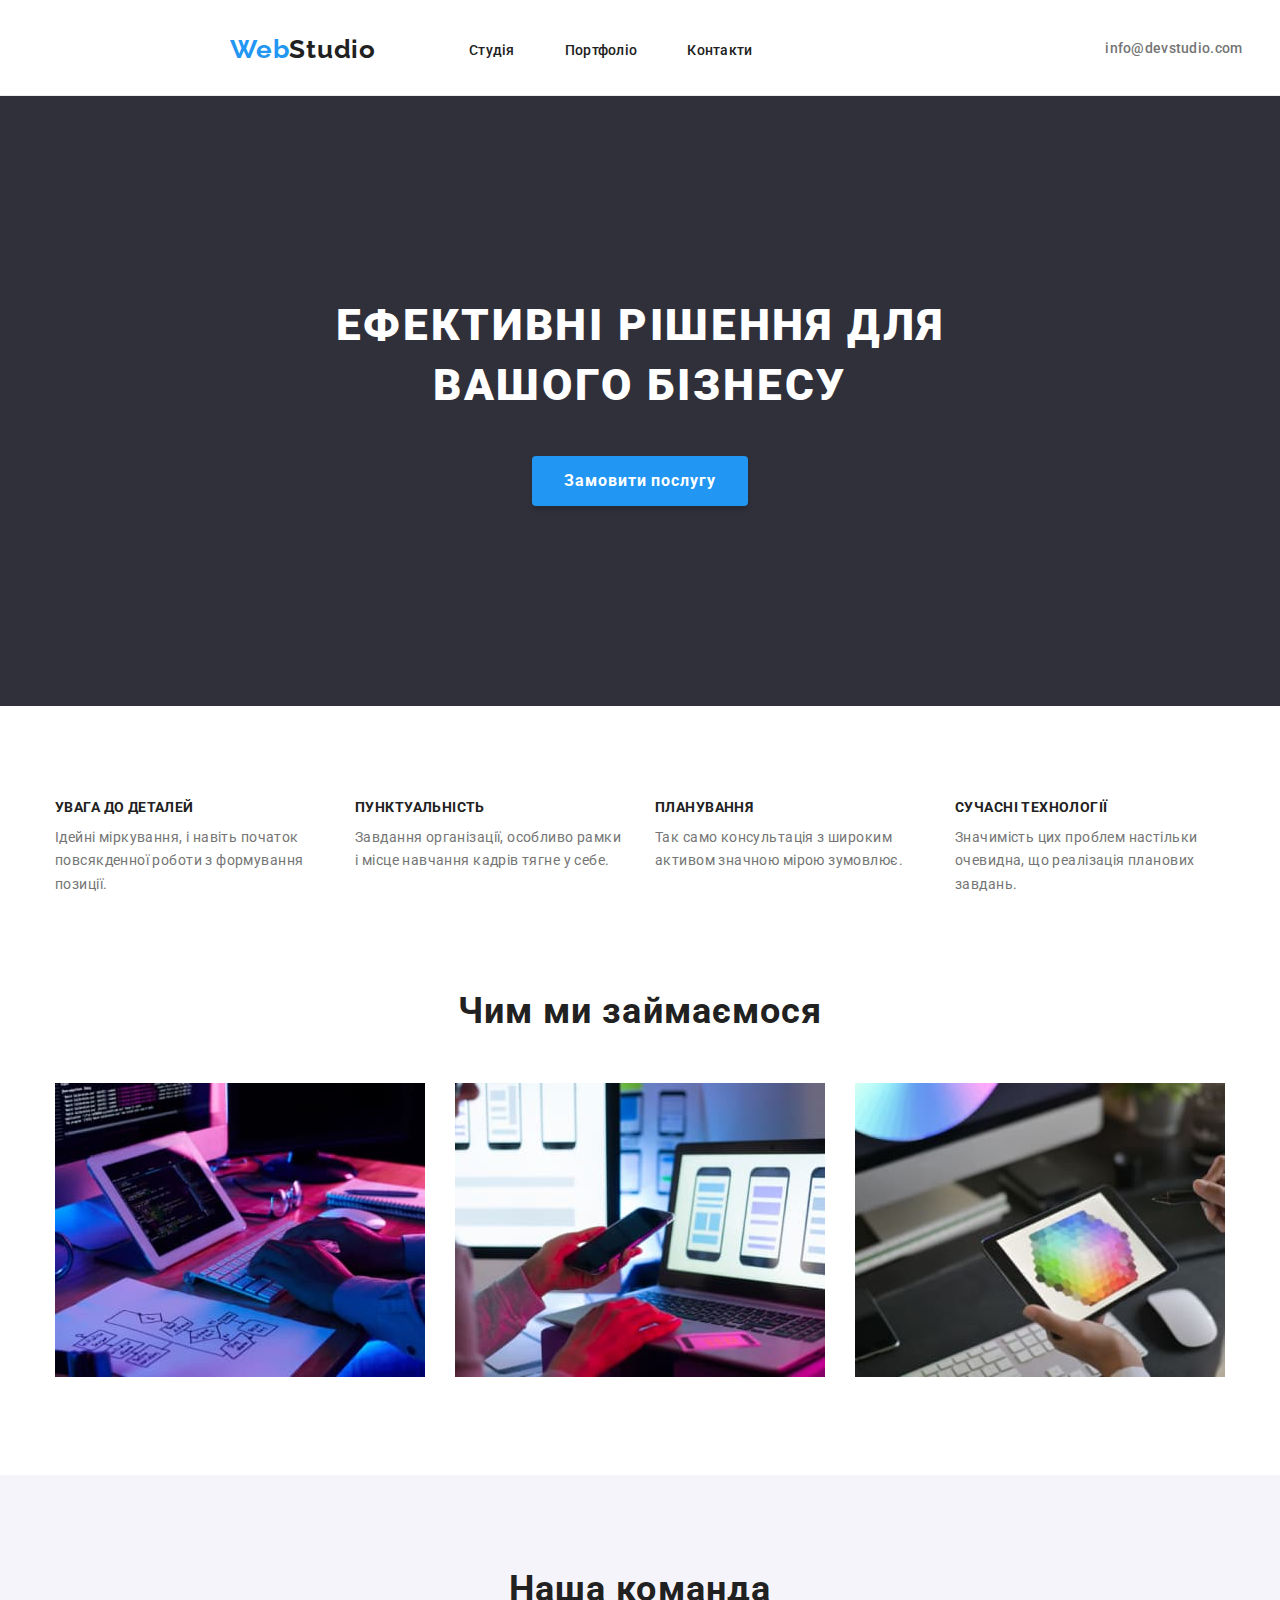
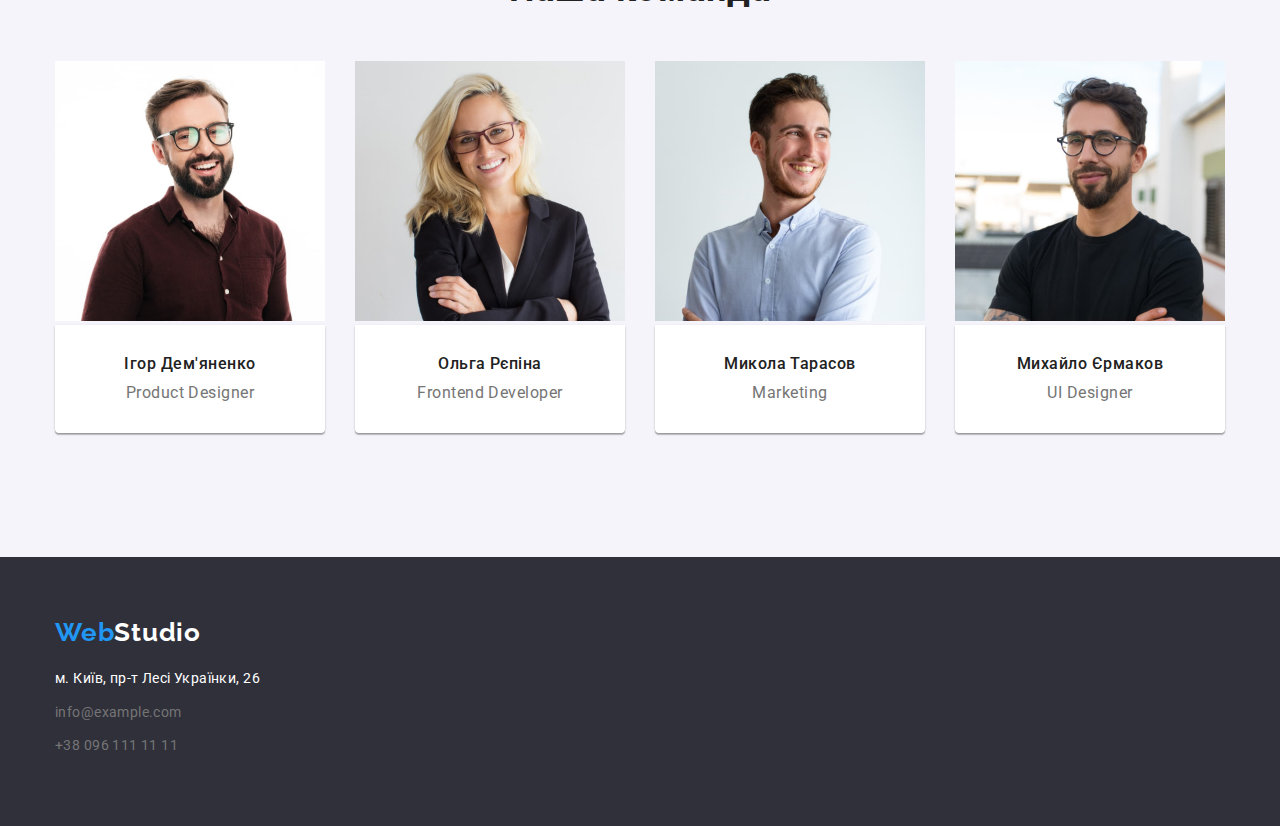
<file: index.html>
<!DOCTYPE html>
<html lang="en">
<head>
    <meta charset="UTF-8">
    <meta http-equiv="X-UA-Compatible" content="IE=edge">
    <meta name="viewport" content="width=device-width, initial-scale=1.0">
    <link rel="stylesheet" href="./styles/style.css">
    <link href="https://fonts.googleapis.com/css2?family=Raleway:wght@700&family=Roboto:wght@400;500;700;900&display=swap"rel="stylesheet">
    <title>Студія</title>
</head>
<body>
    <!--Title-->
    <header class="header-main">
        <div class="container">
            <div class="main-nav">
                <nav class="nav">
                    <a class="logo" href="/">Web<span class="logo-black">Studio</span></a>
                    <ul class="list list-nav">
                        <li class="item"><a class="header-buttom text-default" href="">Студія</a></li>
                        <li class="item"><a class="header-buttom text-default" href="./portfolio.html">Портфоліо</a></li>
                        <li class="item"><a class="header-buttom text-default" href="">Контакти</a></li>
                    </ul>
                </nav>
                <div class="contact-block">
                    <a class="contacts-link-header text-default list" href="+info@devstudio.com">info@devstudio.com</a>
                    <a class="contacts-link-header text-default list" href="+380961111111">+380961111111</a>
                </div>
            </div>
        </div>
    </header>
    <!--Hero block-->
        <main>
            <section class="hero-photo">
                <div class="container flex-centered">
                    <h1 class="head-title">Ефективні рішення для вашого бізнесу</h1>
                    <button class="button" type="button"> Замовити послугу </button>
                </div>
            </section>
    <!--Text Block-->
            <section class="section">
                <div class="container">
                    <ul class="list list-feature">
                        <li class="item">
                            <div>
                                <h3 class="text">УВАГА ДО ДЕТАЛЕЙ</h3>
                                <p class="text-title" >Ідейні міркування, і навіть початок повсякденної роботи з формування позиції.</p>
                            </div>
                        </li>
                        <li class="item">
                            <div>
                                <h3 class="text">ПУНКТУАЛЬНІСТЬ</h3>
                                <p class="text-title">Завдання організації, особливо рамки і місце навчання кадрів тягне у себе.</p>
                            </div>
                        </li>
                        <li class="item">
                            <div>
                                <h3 class="text">ПЛАНУВАННЯ</h3>
                                <p class="text-title">Так само консультація з широким активом значною мірою зумовлює.</p>
                            </div>
                        </li>
                        <li class="item">
                            <div>
                                <h3 class="text">СУЧАСНІ ТЕХНОЛОГІЇ</h3>
                                <p class="text-title">Значимість цих проблем настільки очевидна, що реалізація планових завдань.</p>
                            </div>
                        </li>
                    </ul>
                </div>
            </section>
            <!--About WebStudio-->            
            
                <section class="section feature-section">
                    <div class="container">
                        <h2 class="title">Чим ми займаємося</h2>
                        <ul class="item-list list">
                            <li><img class="product-photo" src="./img/img1.jpg" alt="пк" width="370px" /></li>
                            <li><img class="product-photo" src="./img/img2.jpg" alt="телефон" width="370px" /></li>
                            <li><img class="product-photo" src="./img/img3.jpg" alt="планшет" width="370px"  /></li>
                        </ul>
                    </div>
                </section>
            <!--Team-->
            <section class="section team-background">
                <div class="container">
                    <h2 class="title">Наша команда</h2>
                    <ul class="item-list list">
                        <li class="staff-card">
                            <img src="./img/igor.jpg" alt="игорь фото" width="270"/>
                            <div class="staff-name">
                                <h3 class="staff">Ігор Дем'яненко</h3>
                                <p class="staff-profil">Product Designer</p>
                            </div>
                        </li>
                        <li class="staff-card">
                            <img src="./img/olga.jpg" alt="оля фото" width="270"/>
                            <div class="staff-name">
                                <h3 class="staff">Ольга Рєпіна</h3>
                                <p class="staff-profil">Frontend Developer</p>
                            </div>
                        </li>
                        <li class="staff-card">
                            <img src="./img/mikola.jpg" alt="николай фото" width="270"/>
                            <div class="staff-name">
                                <h3 class="staff">Микола Тарасов</h3>
                                <p class="staff-profil">Marketing</p>
                            </div>
                        </li>
                        <li class="staff-card">
                            <img src="./img/mixael.jpg" alt="михаил фото" width="270"/>
                            <div class="staff-name">
                                <h3 class="staff">Михайло Єрмаков</h3>
                                <p class="staff-profil" >UI Designer</p>
                            </div>
                        </li>
                    </ul>
                </div>
            </section>
        </main>
        <!--footer block-->
    <footer class="footer-background">
        <div class="container">
        <a class="logo" href="/">Web<span class="logo-white">Studio</span></a>
            <address class="footer-address">
                <ul class="list">
                    <li>
                        <a class="adress-link" href="https://bit.ly/3pXMvUd" target="_blank" rel="noopener noreferrer">м. Київ, пр-т Лесі Українки, 26</a> 
                    </li>
                    <li>
                        <a class="contacts-link" href="mailto:info@devstudio.com">info@example.com</a> 
                    </li>
                    <li>
                        <a class="contacts-link" href="tel:+380961111111">+38 096 111 11 11</a>
                    </li>
                </ul>
            </address>
        </div>
    </footer>    
</body>
</html>
</file>
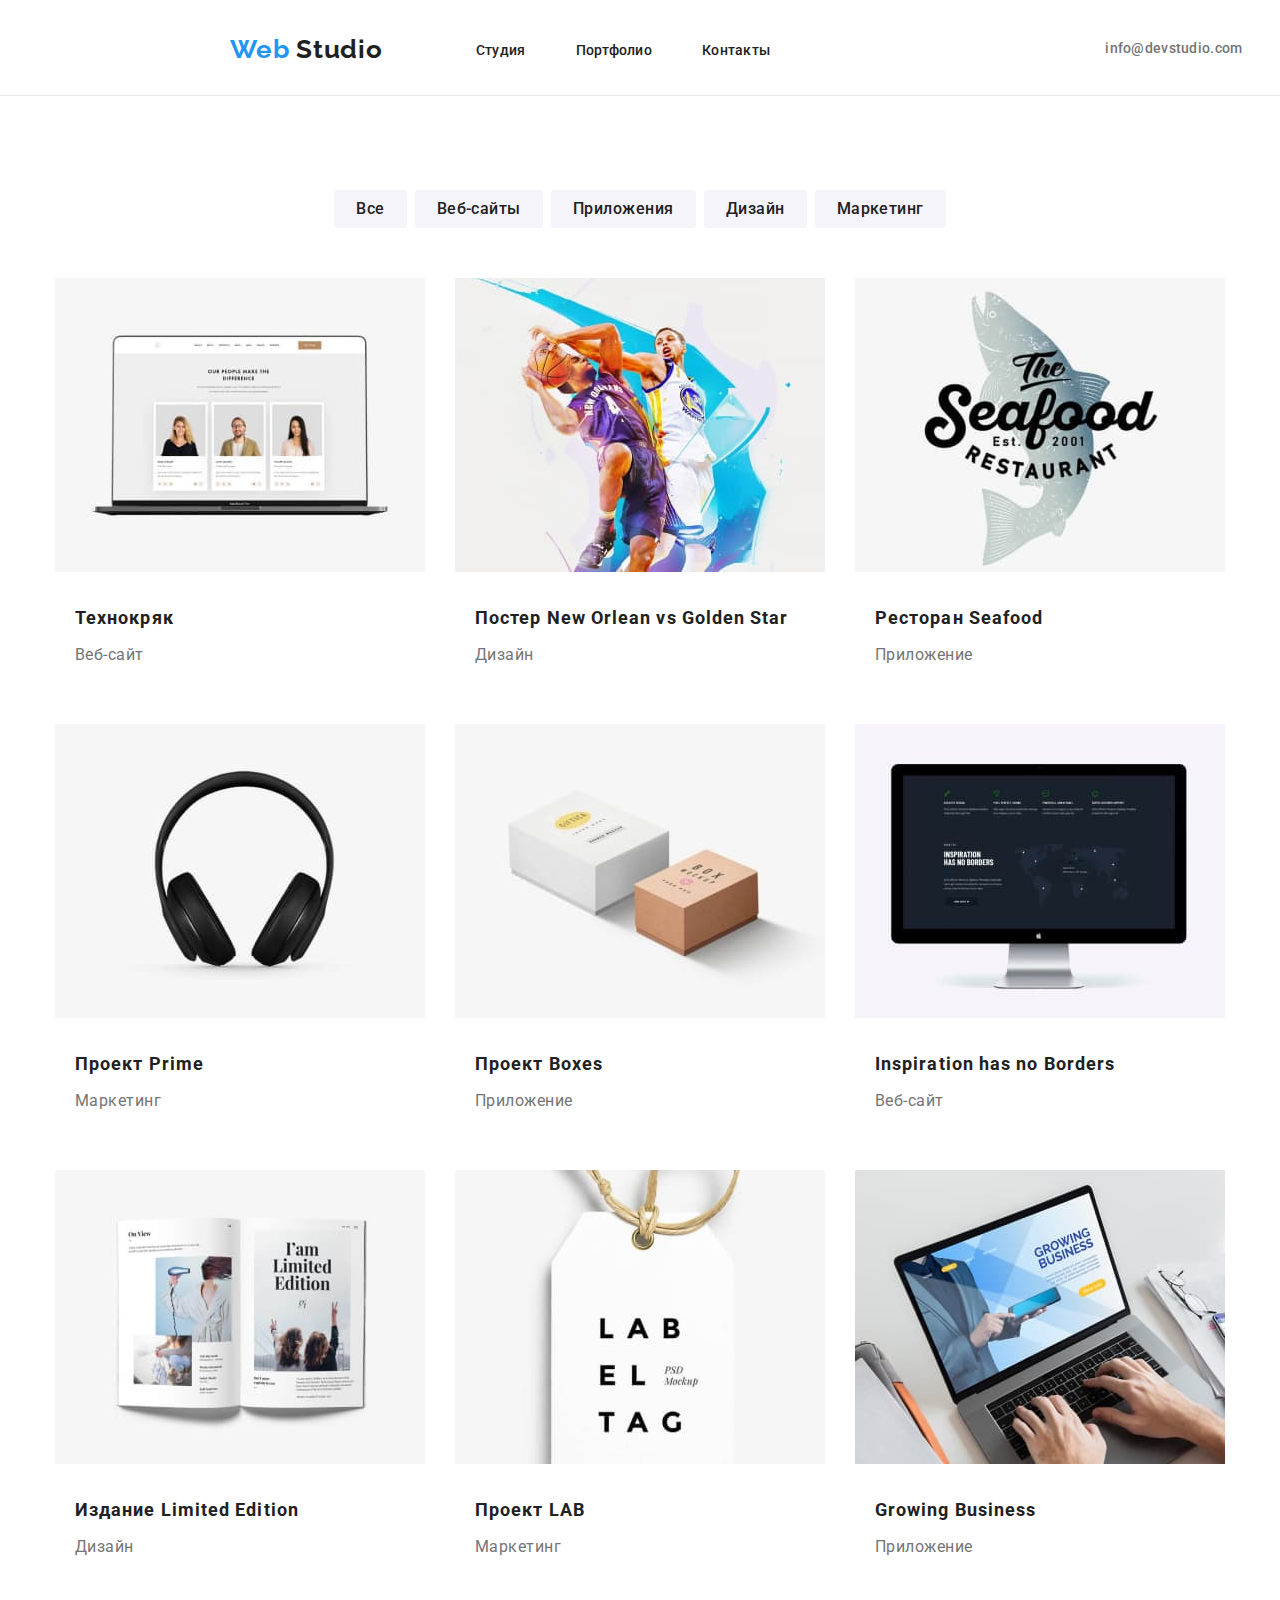
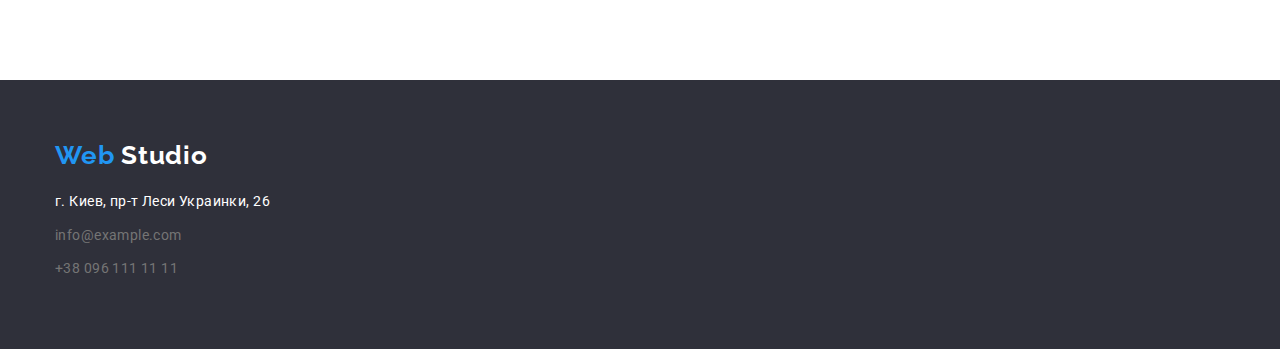
<file: portfolio.html>
<!DOCTYPE html>
<html lang="en">
<head>
    <meta charset="UTF-8">
    <meta http-equiv="X-UA-Compatible" content="IE=edge">
    <meta name="viewport" content="width=device-width, initial-scale=1.0">
    <link rel="stylesheet" href="./styles/style.css">
    <link href="https://fonts.googleapis.com/css2?family=Raleway:wght@700&family=Roboto:wght@400;500;700;900&display=swap"rel="stylesheet">
    <title>Портфоліо</title>
</head>
<body>
    <!--Title-->
    <header class="header-main">
    <div class="container">
        <div class="main-nav">
            <nav class="nav">
                <a class="logo" href="/">Web <span class="logo-black">Studio</span></a>
                <ul class="list list-nav">
                    <li class="item"><a class="header-buttom text-default" href="./index.html">Студия</a></li>
                    <li class="item"><a class="header-buttom text-default" href="./portfolio.html">Портфолио</a></li>
                    <li class="item"><a class="header-buttom text-default" href="">Контакты</a></li>
                </ul>
            </nav>
            <div class="contact-block">
                <a class="contacts-link-header text-default list" href="+info@devstudio.com">info@devstudio.com</a>
                <a class="contacts-link-header text-default list" href="+380961111111">+380961111111</a>
            </div>
        </div>
    </div>
    </header>
    <main>
    <!--Section nav bottoms-->
        <section class="section">
            <div class="container botton-list-nav">
                <ul class="botton-list">
                    <li class="buttom-list">
                        <button class="buttom-nav" type="button"> Все</button>
                    </li>
                    <li class="buttom-list">
                        <button class="buttom-nav" type="button"> Веб-сайты</button>
                    </li>
                    <li class="buttom-list">
                        <button class="buttom-nav" type="button"> Приложения</button>
                    </li>
                    <li class="buttom-list">
                        <button class="buttom-nav" type="button"> Дизайн</button>
                    </li>
                    <li class="buttom-list">
                        <button class="buttom-nav" type="button"> Маркетинг</button>
                    </li>
                </ul>
                </div>
            </div>
        <!--Photo menu-->
            <siction>
                <div class="container portfolio-photo">
                <ul class="portfolio-list list">
                    <li class="portfolio-item">
                        <img class="photo" src="./img/img 1,9.jpg" alt="пк" width="370px" />
                        <div class="portfolio-name">
                            <h3 class="title-name">Технокряк</h3>
                            <p class="title-product">Веб-сайт</p>
                        </div>
                    </li> 
                    <li class="portfolio-item">
                        <img class="photo" src="./img/img 2,9.jpg" alt="пк" width="370px" />
                        <div class="portfolio-name">
                            <h3 class="title-name">Постер New Orlean vs Golden Star</h3>
                            <p class="title-product">Дизайн</p>
                        </div>
                    </li>
                    <li class="portfolio-item">
                        <img class="photo" src="./img/img 3,9.jpg" alt="пк" width="370px" />
                        <div class="portfolio-name">
                            <h3 class="title-name">Ресторан Seafood</h3>
                            <p class="title-product">Приложение</p>
                        </div>
                    </li>
                    <li class="portfolio-item">
                        <img class="photo" src="./img/img 4,9.jpg" alt="пк" width="370px" />
                        <div class="portfolio-name">
                            <h3 class="title-name">Проект Prime</h3>
                            <p class="title-product">Маркетинг</p>
                        </div>
                    </li>
                    <li class="portfolio-item">
                        <img class="photo" src="./img/img 5,9.jpg" alt="пк" width="370px" />
                        <div class="portfolio-name">
                            <h3 class="title-name" >Проект Boxes</h3>
                            <p class="title-product">Приложение</p>
                        </div>
                    </li>
                    <li class="portfolio-item">
                        <img class="photo" src="./img/img 6,9.jpg" alt="пк" width="370px" />
                        <div class="portfolio-name">
                            <h3 class="title-name" >Inspiration has no Borders</h3>
                            <p class="title-product">Веб-сайт</p>
                        </div>
                    </li>
                    <li class="portfolio-item">
                        <img class="photo" src="./img/img 7,9.jpg" alt="пк" width="370px" />
                        <div class="portfolio-name">
                            <h3 class="title-name">Издание Limited Edition</h3>
                            <p class="title-product">Дизайн</p>
                        </div>
                    </li>
                    <li class="portfolio-item">
                        <img class="photo" src="./img/img 8,9.jpg" alt="пк" width="370px" />
                        <div class="portfolio-name">
                            <h3 class="title-name">Проект LAB</h3>
                            <p class="title-product">Маркетинг</p>
                        </div>
                    </li>
                    <li class="portfolio-item">
                        <img class="photo" src="./img/img 9,9).jpg" alt="пк" width="370px" />
                        <div class="portfolio-name">
                            <h3 class="title-name">Growing Business</h3>
                            <p class="title-product">Приложение</p>
                        </div>
                    </li>
                </ul>
            </div>
        </section>
    <!--Footer block-->
    <footer class="footer-background">
        <div class="container">
            <a class="logo" href="/">Web <span class="logo-white">Studio</span></a>
            <address class="footer-address">
                <ul class="list">
                    <li>
                        <a class="adress-link" href="https://bit.ly/3pXMvUd" target="_blank" rel="noopener noreferrer">г.
                            Киев, пр-т Леси Украинки, 26</a>
                    </li>
                    <li>
                        <a class="contacts-link" href="mailto:info@devstudio.com">info@example.com</a>
                    </li>
                    <li>
                        <a class="contacts-link" href="tel:+380961111111">+38 096 111 11 11</a>
                    </li>
                </ul>
            </address>
        </div>
    </footer>
</body>
</html>
</file>
<file: styles/style.css>
* {
    margin: 0;
    padding: 0;
    box-sizing: border-box;
    border: 0;
}

:root {
    --color--blue: #2196F3;
    --color--font: #212121;
    --background-color: #2F303A;
    --grey-color: #757575;
    --black-grey-color: rgba(255, 255, 255, 0.6);
    --team-backgrond-color: #F5F4FA;
    --white-color: #FFFFFF;
}

body {
    font-family: 'Roboto', sans-serif;
    margin: 0;
}

/* Logo */
.logo-black {
    color: var(--color--font);
}

.logo-white {
    color: var(--white-color);

}


.logo {
    text-decoration: none;
    font-family: 'Raleway';
    font-style: normal;
    font-weight: 700;
    font-size: 26px;
    line-height: 1, 19;
    letter-spacing: 0.03em;
    color: var(--color--blue);
}



h1,
h2,
h3,
h4,
h5,
h6,
p,
ul {
    margin: 0;
    padding: 0;
    margin-block-start: 0;
    margin-block-end: 0;
}

.header-main {
    padding-top: 34px;
    padding-bottom: 31px;
    border-bottom: 1px solid #ECECEC;
}



.list-nav {
    list-style: none;
    display: flex;
    margin-left: 93px;
}

.main-nav {
    display: flex;
    align-items: center;
    justify-content: space-between;
}

.nav {
    align-items: center;
    display: flex;
}

.contacts-link-header {}

.nav-photo .list {
    list-style: none;
}

/* Title */


.buttom-nav {
    font-size: 16px;
}

.header-buttom {
    font-style: normal;
    font-weight: 500;
    font-size: 14px;
    line-height: 1.14;
    letter-spacing: 0.02em;
    color: var(--color--font);
    text-decoration: none;
}

.list-nav .item+.item {
    margin-left: 50px;
}

.item-list .staff-card+.staff-card {
    margin-left: 30px;
    margin-bottom: 30px;
}

.button {
    font-weight: 700;
    font-size: 16px;
    line-height: 1.87;
    align-items: center;
    letter-spacing: 0.06em;
    color: var(--white-color);
    background: var(--color--blue);
    box-shadow: 0px 4px 4px rgba(0, 0, 0, 0.15);
    border-radius: 4px;
    cursor: pointer;
    font-family: inherit;
    padding: 10px 32px;
    border-radius: 4px;
    border: none;
    margin-top: 40px;
}

.contacts-link {
    font-weight: 400;
    font-size: 14px;
    line-height: 24px;
    letter-spacing: 0.03em;
    color: var(--grey-color);
    font-style: normal;
    margin-bottom: 60px;
    text-decoration: none;
}

.contacts-link:hover {
    color: var(--color--blue);
}

.adress-link {
    font-style: normal;
    font-weight: 400;
    font-size: 14px;
    line-height: 1.71;
    letter-spacing: 0.03em;
    color: var(--white-color);
    text-decoration: none
}


.contact-block .contacts-link-header+.contacts-link-header {
    margin-left: 50px;
    display: flex;

}

.header-main {
    padding-right: 215px;
    padding-left: 215px;
}

.header-buttom:hover {
    color: var(--color--blue);
}

/* Hero block */

.hero-photo {
    background: var(--background-color);
    text-align: center;
    padding-top: 200px;
    padding-bottom: 200px;
    text-align: center;



}

.product-photo {}

.container {
    width: 1200px;
    padding: 0 15px;
    margin: 0 auto;
}

.btn {
    font-weight: 500;
    font-size: 16px;
    line-height: 1.62;
    text-align: center;
    letter-spacing: 0.03em;
    color: var(--color--font);
    border-radius: 4px;
    background: var(--team-backgrond-color);
    font-family: inherit;
    cursor: pointer;
}


.btn:hover {
    color: var(--white-color);
    background-color: var(--color--blue);
}

.product-photo {
    margin-right: 30px;
}


.list {
    list-style: none;
}

.item-list {
    display: flex;
}

.contact-block {
    display: flex;
    margin-left: auto;
}

.head-title {
    font-style: normal;
    font-weight: 900;
    font-size: 44px;
    line-height: 1.36;
    text-align: center;
    letter-spacing: 0.06em;
    text-transform: uppercase;
    color: var(--white-color);
    display: flex;
    align-items: center;
    max-width: 696px;
}

.flex-centered {
    display: flex;
    align-items: center;
    justify-content: center;
    flex-direction: column;
}

.section {
    padding-top: 94px;
    padding-bottom: 94px;
}

.feature-section {
    padding-top: 0;
}

.list-feature {
    display: flex;
}

.botton-list {
    list-style: none;
    display: flex;
    margin-left: 8px;
}

.buttom-list {
    margin-right: 8px;
}

.buttom-nav {
    padding: 6px 22px;
}

.botton-list-nav {
    display: flex;
    justify-content: center;
    padding-bottom: 50px;
}

.list-feature .item {
    max-width: 270px;
}


.list-feature .item:not(:last-child) {
    margin-right: 30px;
}


/* Text Block */

.text {
    font-weight: 700;
    font-size: 14px;
    line-height: 1.14;
    letter-spacing: 0.03em;
    text-transform: uppercase;
    color: var(--color--font);
    margin-bottom: 10px;
}

.text-title {
    font-weight: 400;
    font-size: 14px;
    line-height: 1.71;
    letter-spacing: 0.03em;
    color: var(--grey-color);
    letter-spacing: 0.03em;
    color: var(--grey-color);
}

/* About WebStudio */

.title {
    font-weight: 700;
    font-size: 36px;
    line-height: 1.16;
    text-align: center;
    letter-spacing: 0.03em;
    color: var(--color--font);
    margin-bottom: 50px;

}

/* Team */

.staff {
    font-weight: 500;
    font-size: 16px;
    line-height: 1.18;
    text-align: center;
    letter-spacing: 0.03em;
    color: var(--color--font);
}

.team-background {
    background: var(--team-backgrond-color);
    background-size: cover;

}

.staff-profil {
    font-weight: 400;
    font-size: 16px;
    line-height: 1.18;
    text-align: center;
    letter-spacing: 0.03em;
    color: var(--grey-color);
    margin-top: 10px;
}

.staff-name {
    background: var(--white-color);
    box-shadow: 0px 1px 3px rgba(0, 0, 0, 0.12), 0px 1px 1px rgba(0, 0, 0, 0.14), 0px 2px 1px rgba(0, 0, 0, 0.2);
    border-radius: 0px 0px 4px 4px;
    list-style-type: none;
}


/* footer block */

.footer-logo {
    color: var(--color--blue);
    margin-bottom: 20px;
}

.footer-address .list li {
    margin-bottom: 9px;
}

.footer-address {
    margin-top: 20px;
}

.footer-background {
    background: var(--background-color);
    padding: 60px 0;


}

.portfolio-list {
    flex-wrap: wrap;
    display: flex;
}


.portfolio-list .portfolio-item {
    margin-bottom: 30px;
    margin-right: 30px;
}

.portfolio-list .portfolio-item:nth-child(3n) {
    margin-right: 0;
}

.portfolio-list .portfolio-item:nth-last-child(-n + 3) {
    margin-bottom: 0;
}

.portfolio-name {
    padding: 24px 20px;
    font-family: 'Roboto';
}



.title-product {
    margin-top: 4px;

}


/* Страница портфолио */

/* Title */

/* Section nav bottoms */

.buttom-list {}

.buttom-nav {
    font-family: inherit;
    font-weight: 500;
    font-size: 16px;
    line-height: 26px;
    text-align: center;
    letter-spacing: 0.03em;
    color: var(--color--font);
    background-color: var(--team-backgrond-color);
    cursor: pointer;
    border-radius: 4px;
    border: none;
}

.buttom-nav:hover {
    background-color: var(--color--blue);
    color: var(--white-color);
}


/* Photo menu */

.title-name {
    font-weight: 700;
    font-size: 18px;
    line-height: 2.00;
    letter-spacing: 0.06em;
    color: var(--color--font);

}

.title-product {
    font-weight: 400;
    font-size: 16px;
    line-height: 1.87;
    letter-spacing: 0.03em;
    color: var(--grey-color);
}



/* Footer block */


.footer-logo {
    color: var(--color--blue);
}

.staff-name {
    padding-top: 30px;
    padding-bottom: 30px;
}



.text-default {
    text-decoration: none;
}

.contacts-link-header {
    font-weight: 500;
    font-size: 14px;
    line-height: 1.14;
    letter-spacing: 0.02em;
    color: var(--grey-color);
    display: flex;
    align-items: center;

}

.contacts-link-header:hover,
.contacts-link-header:focus {
    color: var(--color--blue);

}

.header-buttom:hover,
.header-buttom:focus {
    color: var(--color--blue);
}
</file>
